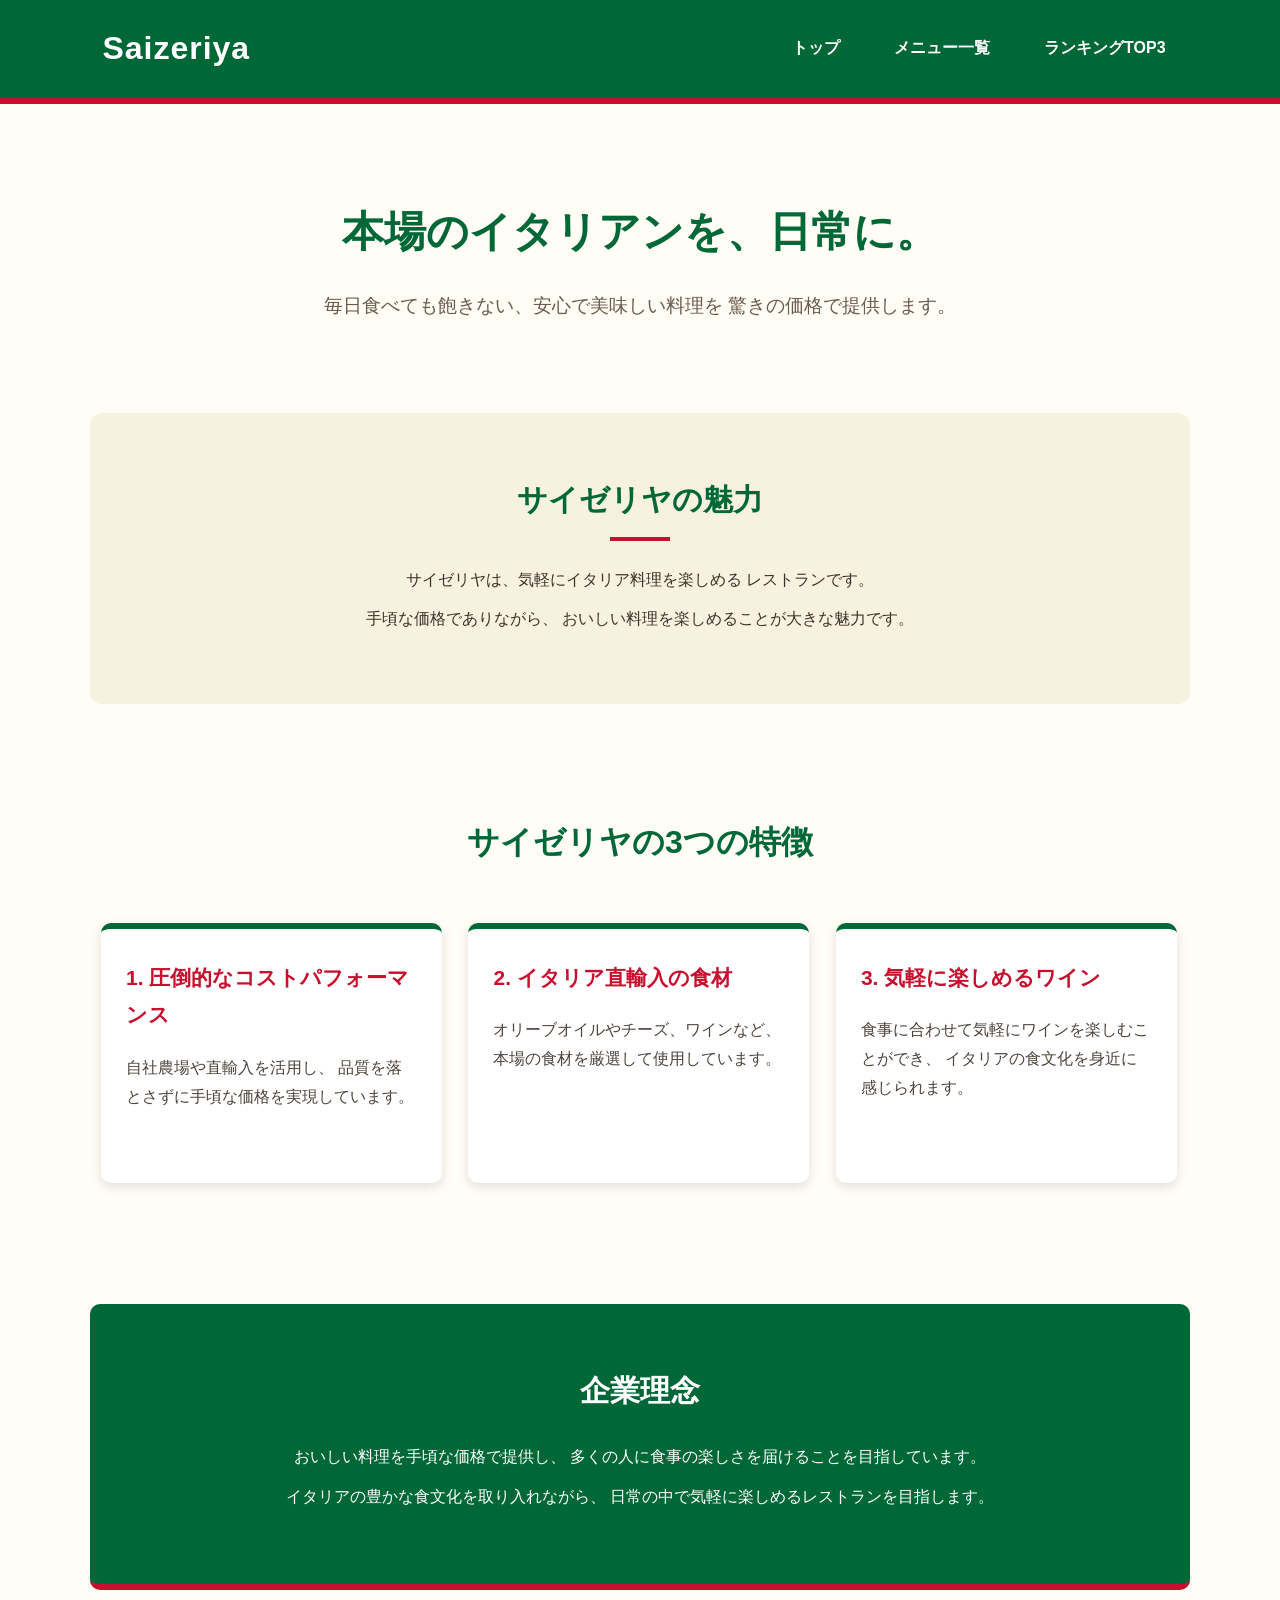
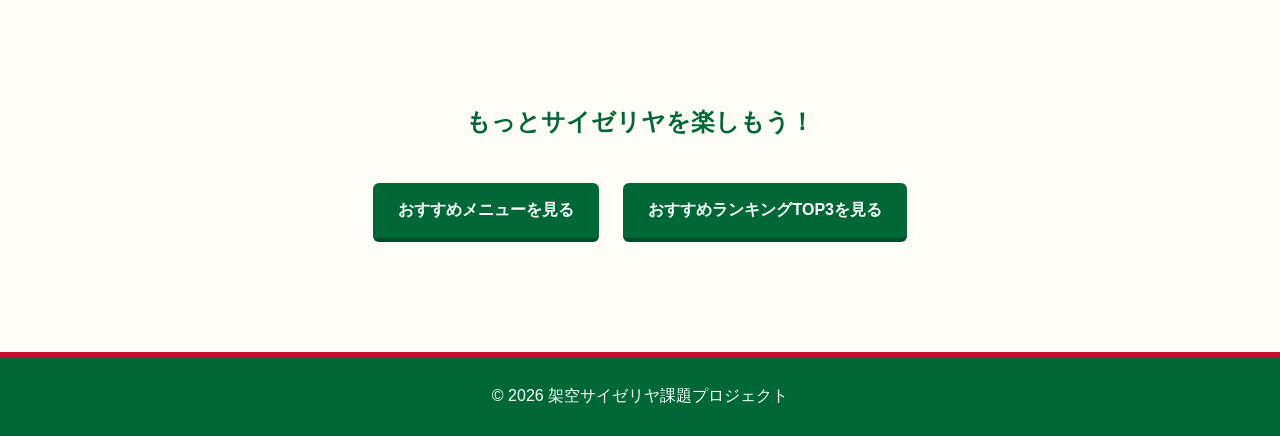
<file: index.html>
<!DOCTYPE html>
<html lang="ja">

<head>
    <meta charset="UTF-8">
    <meta name="viewport" content="width=device-width, initial-scale=1.0">
    <title>サイゼリヤ - 毎日おいしいイタリアン</title>

    <link rel="stylesheet" href="style.css">
</head>

<body>

    <!-- ヘッダー -->
    <header>
        <h1>Saizeriya</h1>

        <nav>
            <ul>
                <li><a href="index.html">トップ</a></li>
                <li><a href="menu.html">メニュー一覧</a></li>
                <li><a href="special.html">ランキングTOP3</a></li>
            </ul>
        </nav>
    </header>


    <main>

        <!-- トップ -->
        <section id="top">
            <h2>本場のイタリアンを、日常に。</h2>

            <p>
                毎日食べても飽きない、安心で美味しい料理を
                驚きの価格で提供します。
            </p>
        </section>


        <!-- サイゼリヤの魅力 -->
        <section id="charm">
            <h2>サイゼリヤの魅力</h2>

            <p>
                サイゼリヤは、気軽にイタリア料理を楽しめる
                レストランです。
            </p>

            <p>
                手頃な価格でありながら、
                おいしい料理を楽しめることが大きな魅力です。
            </p>
        </section>


        <!-- 特徴 -->
        <section id="feature">
            <h2>サイゼリヤの3つの特徴</h2>

            <div class="feature-box">
                <h3>1. 圧倒的なコストパフォーマンス</h3>

                <p>
                    自社農場や直輸入を活用し、
                    品質を落とさずに手頃な価格を実現しています。
                </p>
            </div>


            <div class="feature-box">
                <h3>2. イタリア直輸入の食材</h3>

                <p>
                    オリーブオイルやチーズ、ワインなど、
                    本場の食材を厳選して使用しています。
                </p>
            </div>


            <div class="feature-box">
                <h3>3. 気軽に楽しめるワイン</h3>

                <p>
                    食事に合わせて気軽にワインを楽しむことができ、
                    イタリアの食文化を身近に感じられます。
                </p>
            </div>
        </section>


        <!-- 企業理念 -->
        <section id="philosophy">
            <h2>企業理念</h2>

            <p>
                おいしい料理を手頃な価格で提供し、
                多くの人に食事の楽しさを届けることを目指しています。
            </p>

            <p>
                イタリアの豊かな食文化を取り入れながら、
                日常の中で気軽に楽しめるレストランを目指します。
            </p>
        </section>


        <!-- ページ案内 -->
        <section id="links">
            <h2>もっとサイゼリヤを楽しもう！</h2>

            <p>
                <a href="menu.html">おすすめメニューを見る</a>
            </p>

            <p>
                <a href="special.html">おすすめランキングTOP3を見る</a>
            </p>
        </section>

    </main>


    <!-- フッター -->
    <footer>
        <p>&copy; 2026 架空サイゼリヤ課題プロジェクト</p>
    </footer>

</body>

</html>
</file>
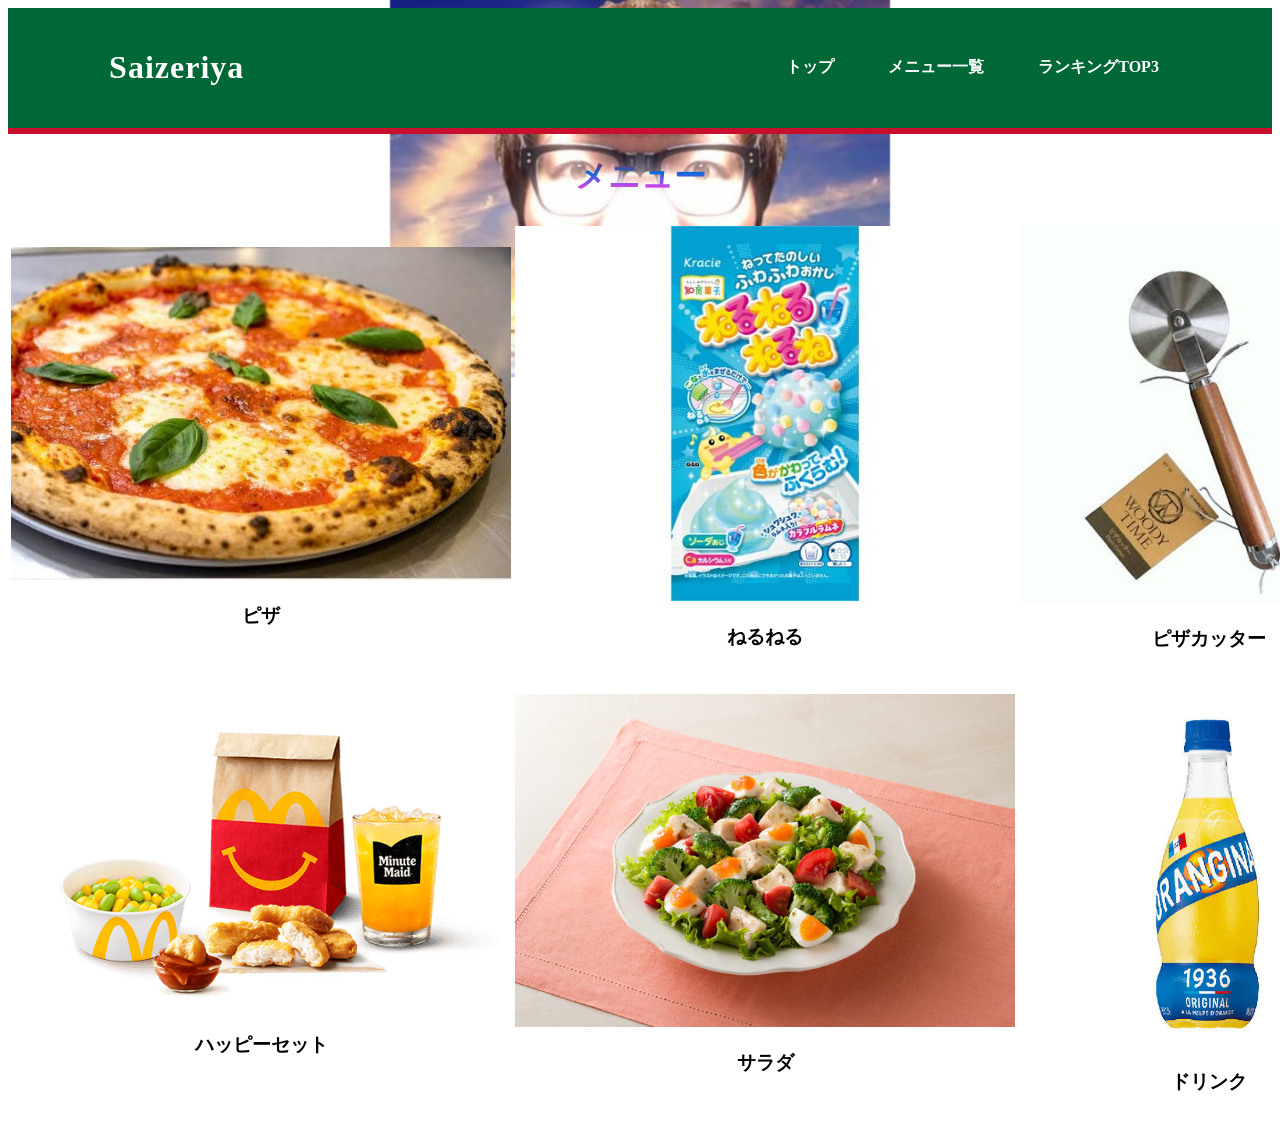
<file: menu.html>
<!DOCTYPE html>
<html lang="ja">
<head>
    <meta charset="UTF-8">
    <title>メニュー</title>
    <link rel="stylesheet" href="menu.css">
</head>
<body>
    <header>
        <h1>Saizeriya</h1>
        <nav>
            <ul>
                <li><a href="index.html">トップ</a></li>
                <li><a href="menu.html">メニュー一覧</a></li>
                <li><a href="special.html">ランキングTOP3</a></li>
            </ul>
        </nav>
    </header>
    <h1 class="menu">メニュー</h1>
    <table>
        <tr>
            <td class="m-td"><img src="imges/i2.jpg"><h3>ピザ</h3></td>
            <td class="m-td"><img src="imges/i3.jpg"><h3>ねるねる</h3></td>
            <td class="m-td"><img class="pz" src="imges/i5.jpg"><h3>ピザカッター</h3></td>
        </tr>
        <tr>
            <td class="m-td"><img src="imges/i1.png"><h3>ハッピーセット</h3></td>
            <td class="m-td"><img src="imges/i4.jpg"><h3>サラダ</h3></td>
            <td class="m-td"><img class="drink" src="imges/i6.jpg"><h3>ドリンク</h3> <div class="egg"><img src="imges/egg.jpg"></div></td>
        </tr>
    </table>
</body>
</html>
</file>
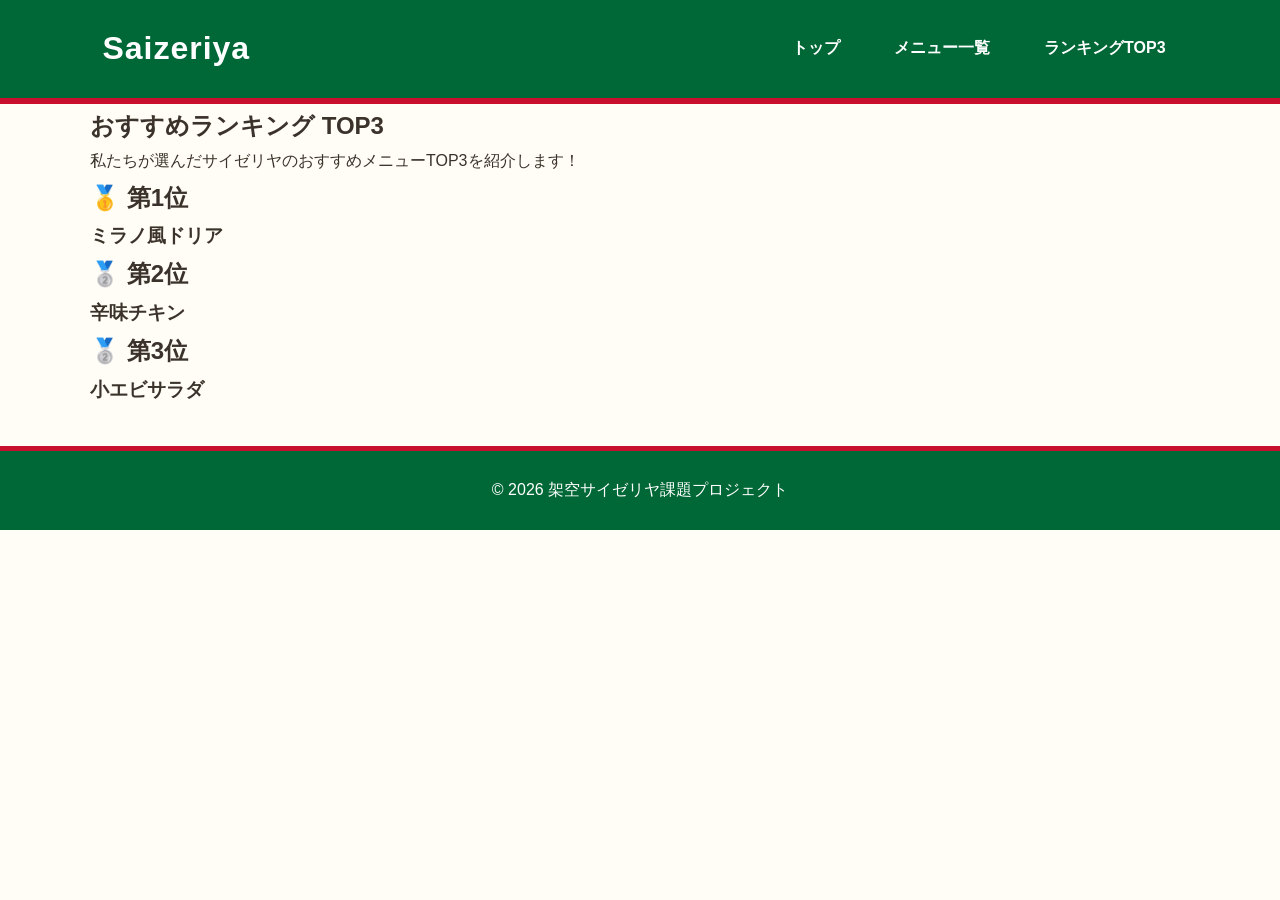
<file: special.html>
<!DOCTYPE html>
<html lang="ja">

<head>
    <meta charset="UTF-8">
    <meta name="viewport" content="width=device-width, initial-scale=1.0">

    <title>サイゼリヤ おすすめランキングTOP3</title>

    <link rel="stylesheet" href="style.css">
</head>

<body>

    
    <header>
        <h1>Saizeriya</h1>

        <nav>
            <ul>
                <li><a href="index.html">トップ</a></li>
                <li><a href="menu.html">メニュー一覧</a></li>
                <li><a href="special.html">ランキングTOP3</a></li>
            </ul>
        </nav>
    </header>


    <main>

        
        <section class="ranking-title">
            <h2>おすすめランキング TOP3</h2>

            <p>
                私たちが選んだサイゼリヤのおすすめメニューTOP3を紹介します！
            </p>
        </section>


        
        <section class="ranking-box rank1">

            <h2>🥇 第1位</h2>
            <h3>ミラノ風ドリア</h3>


        </section>


        
        <section class="ranking-box rank2">

            <h2>🥈 第2位</h2>
            <h3>辛味チキン</h3>


        </section>
        
        <section class="ranking-box rank2">

            <h2>🥈 第3位</h2>
            <h3>小エビサラダ</h3>


        </section>

    </main>


    
    <footer>
        <p>&copy; 2026 架空サイゼリヤ課題プロジェクト</p>
    </footer>

</body>

</html>
</file>
<file: style.css>
.menu {
    text-align: center;
}
/* =========================
   全体
========================= */
* {
    margin: 0;
    padding: 0;
    box-sizing: border-box;
}

body {
    font-family: "Yu Gothic", "Meiryo", sans-serif;
    background-color: #fffdf5;
    color: #3b332b;
    line-height: 1.8;
}


/* =========================
   ヘッダー
========================= */
header {
    background-color: #006837;
    color: white;

    display: flex;
    justify-content: space-between;
    align-items: center;

    padding: 20px 8%;

    border-bottom: 6px solid #c8102e;
}

header h1 {
    font-size: 32px;
    font-weight: bold;
    letter-spacing: 1px;
}


/* =========================
   ナビゲーション
========================= */
nav ul {
    display: flex;
    list-style: none;
    gap: 30px;
}

nav a {
    color: white;
    text-decoration: none;
    font-weight: bold;
    font-size: 16px;

    padding: 8px 12px;
    border-radius: 5px;
}

nav a:hover {
    background-color: #c8102e;
}


/* =========================
   メイン
========================= */
main {
    width: 90%;
    max-width: 1100px;
    margin: 0 auto;
}


/* =========================
   トップ
========================= */
#top {
    text-align: center;

    padding: 90px 20px;

    background-color: #fffdf5;
}

#top h2 {
    color: #006837;
    font-size: 42px;
    margin-bottom: 20px;
}

#top p {
    color: #6b5b4b;
    font-size: 19px;
}


/* =========================
   サイゼリヤの魅力
========================= */
#charm {
    padding: 60px 30px;
    text-align: center;

    background-color: #f7f1df;
    border-radius: 12px;

    margin-bottom: 50px;
}

#charm h2 {
    color: #006837;
    font-size: 30px;
    margin-bottom: 25px;
}

#charm h2::after {
    content: "";
    display: block;

    width: 60px;
    height: 4px;

    background-color: #c8102e;

    margin: 10px auto;
}

#charm p {
    margin-bottom: 10px;
}


/* =========================
   サイゼリヤの3つの特徴
========================= */
#feature {
    padding: 60px 0;
}

#feature > h2 {
    text-align: center;

    color: #006837;

    font-size: 32px;

    margin-bottom: 40px;
}


/* 特徴カード */
.feature-box {
    width: 31%;

    display: inline-block;
    vertical-align: top;

    background-color: #ffffff;

    padding: 30px 25px;
    margin: 1%;

    border-radius: 10px;

    min-height: 260px;

    border-top: 6px solid #006837;

    box-shadow: 0 4px 12px rgba(0, 0, 0, 0.12);
}

.feature-box h3 {
    color: #c8102e;

    font-size: 21px;

    margin-bottom: 20px;
}

.feature-box p {
    color: #4d443b;
    font-size: 16px;
}


/* =========================
   企業理念
========================= */
#philosophy {
    background-color: #006837;

    color: white;

    padding: 60px 40px;

    margin: 50px 0;

    text-align: center;

    border-radius: 10px;

    border-bottom: 6px solid #c8102e;
}

#philosophy h2 {
    color: white;

    font-size: 30px;

    margin-bottom: 25px;
}

#philosophy p {
    margin-bottom: 12px;
}


/* =========================
   ページリンク
========================= */
#links {
    text-align: center;

    padding: 60px 20px;
}

#links h2 {
    color: #006837;

    margin-bottom: 30px;
}

#links p {
    display: inline-block;
}


/* ボタン */
#links a {
    display: inline-block;

    background-color: #006837;

    color: white;

    text-decoration: none;

    padding: 13px 25px;

    margin: 10px;

    border-radius: 6px;

    font-weight: bold;

    border-bottom: 4px solid #004c29;
}

#links a:hover {
    background-color: #c8102e;

    border-bottom-color: #8f0b21;
}


/* =========================
   フッター
========================= */
footer {
    background-color: #006837;

    color: white;

    text-align: center;

    padding: 25px;

    margin-top: 40px;

    border-top: 5px solid #c8102e;
}


/* =========================
   スマホ対応
========================= */
@media screen and (max-width: 768px) {

    header {
        flex-direction: column;
        gap: 15px;
    }

    nav ul {
        gap: 10px;
        flex-wrap: wrap;
        justify-content: center;
    }

    #top {
        padding: 60px 15px;
    }

    #top h2 {
        font-size: 30px;
    }

    .feature-box {
        width: 100%;
        margin: 10px 0;
    }

    #philosophy {
        padding: 40px 20px;
    }
}
</file>
<file: menu.css>
.menu {
    text-align: center;

     background: linear-gradient(180deg, rgb(255, 0, 0) 0%, #076ad9 40%, #ff3bef 80%);
    -webkit-background-clip: text;
    -webkit-text-fill-color: transparent;
}
.m-td {
    text-align: center;
}
img {
    width: 500px;
}
.drink {
    width: 280px;
}
.pz {
    width: 380px;
}
table {
  margin-left: auto;
  margin-right: auto;
  width: 100%;
}
.egg {
  position: fixed; /* これで画像が「浮き」、他の要素を押し出さなくなります */
  top: 0;
  left: 0;
  width: 100vw;
  height: 100vh;
  object-fit: cover;
  z-index: -1;      /* 他の画像や文字の「裏」に回します */
}
/* =========================
   ヘッダー
========================= */
header {
    background-color: #006837;
    color: white;

    display: flex;
    justify-content: space-between;
    align-items: center;

    padding: 20px 8%;

    border-bottom: 6px solid #c8102e;
}

header h1 {
    font-size: 32px;
    font-weight: bold;
    letter-spacing: 1px;
}


/* =========================
   ナビゲーション
========================= */
nav ul {
    display: flex;
    list-style: none;
    gap: 30px;
}

nav a {
    color: white;
    text-decoration: none;
    font-weight: bold;
    font-size: 16px;

    padding: 8px 12px;
    border-radius: 5px;
}

nav a:hover {
    background-color: #c8102e;
}
</file>
